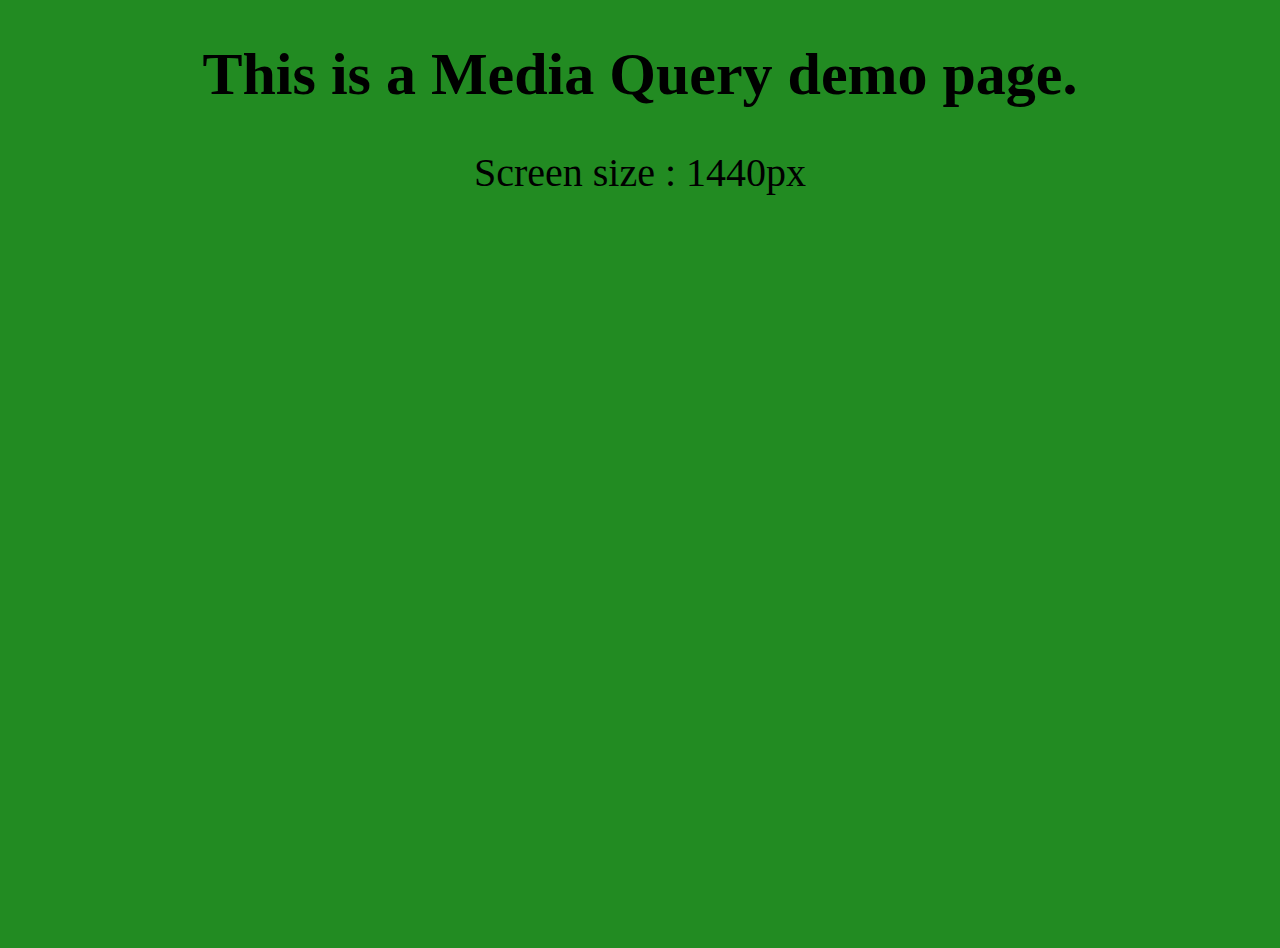
<file: HTML & CSS Project 4/index.html>
<!DOCTYPE html>
<html lang="en">

<head>
    <meta charset="UTF-8">
    <meta http-equiv="X-UA-Compatible" content="IE=edge">
    <meta name="viewport" content="width=device-width, initial-scale=1.0">
    <title>Media Queries</title>
    <link rel="stylesheet" href="./style.css">
</head>


<body>
    <h1>This is a Media Query demo page.</h1>
    <p class="laptop_large">Screen size : 1440px</p>
    <p class="laptop">Screen size : 1024px</p>
    <p class="tablet">Screen size : 768px</p>
    <p class="mobile">Screen size : 425px</p>
</body>

</html>
</file>
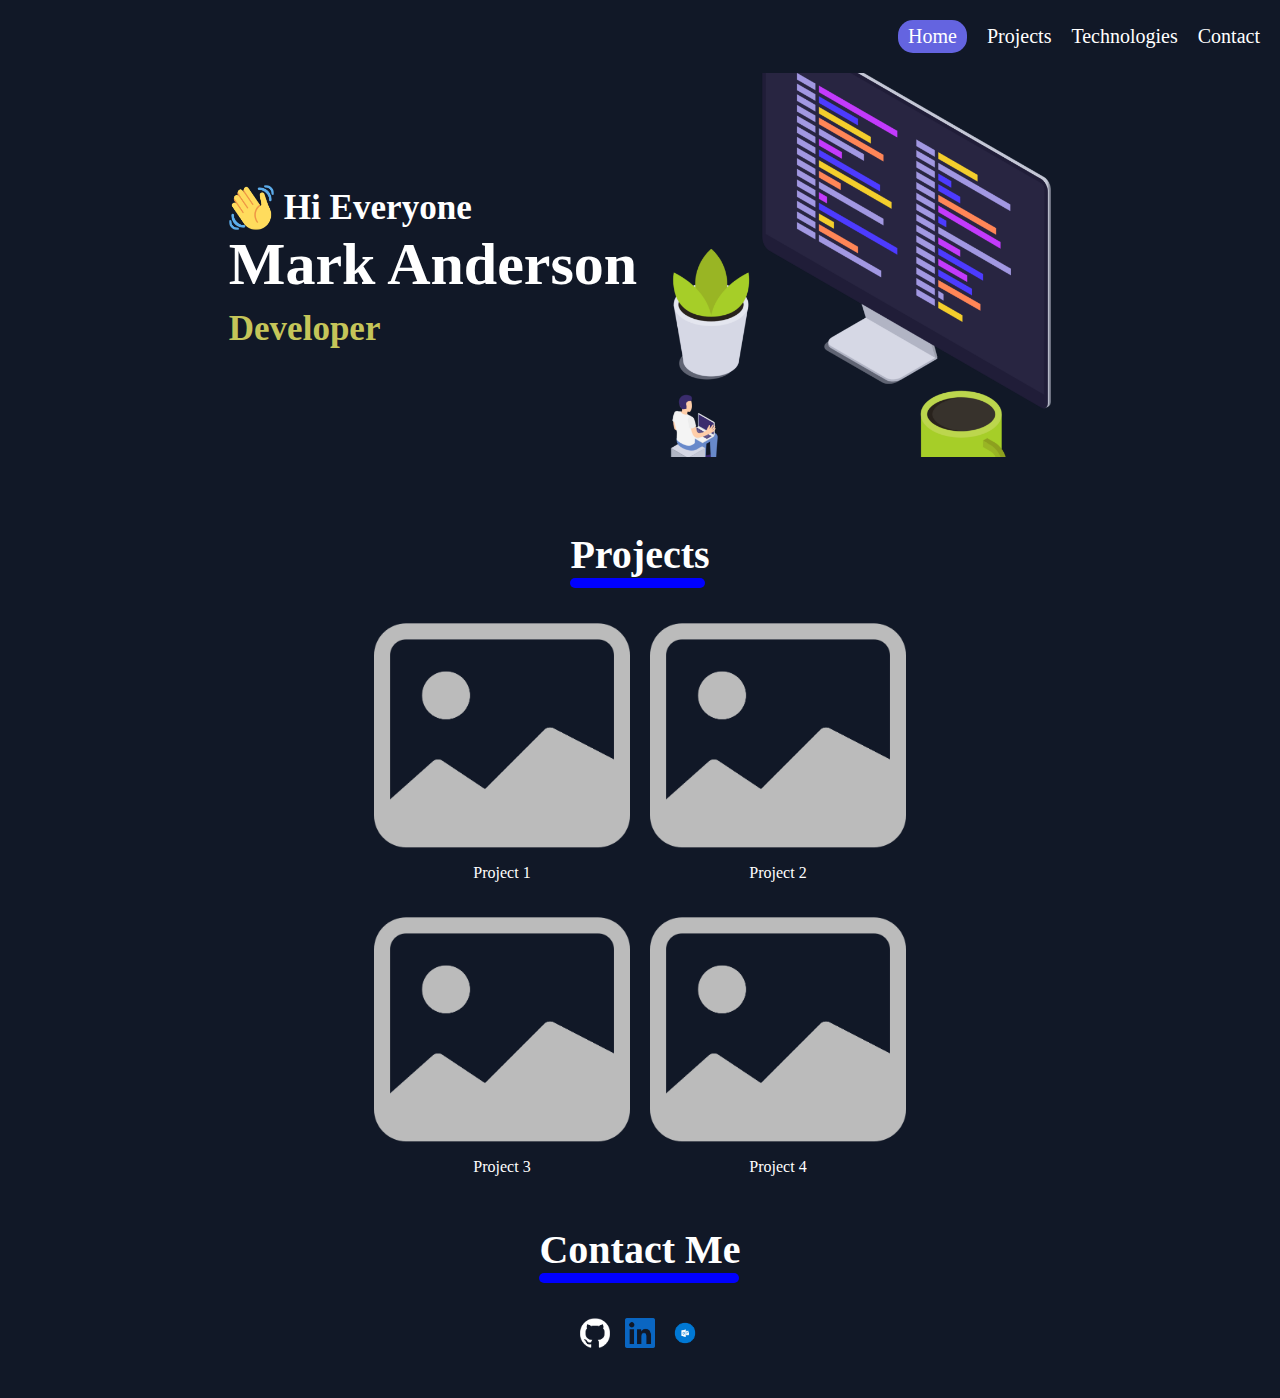
<file: HTML & CSS Project 5/index.html>
<!DOCTYPE html>
<html lang="en">
<head>
    <meta charset="UTF-8">
    <meta http-equiv="X-UA-Compatible" content="IE=edge">
    <meta name="viewport" content="width=device-width, initial-scale=1.0">
    <link rel="stylesheet" href="./Styles/style.css">
    <title>Document</title>
</head>
<body>
    <header>
        <nav>
            <ul>
                <li class="home-option">Home</li>
                <li>Projects</li>
                <li>Technologies</li>
                <li>Contact</li>
            </ul>
            <div>
                <img src="assets/hambrger.png" alt="menu">
            </div>
        </nav>
        <section class="intro">
            <div class="intro-left">
                <div class="intro-line-1">
                    <img src="assets/waving-hand.png" alt="hello">
                    <h3>Hi Everyone</h3>
                </div>
                <div class="intro-line-2">
                    <h1>
                        Mark Anderson
                    </h1>
                    <h2>
                        Developer
                    </h2>
                </div>
            </div>
            <div class="intro-right">
                <img src="assets/pc-image.png" alt="pc-image">
            </div>
        </section>

    </header>
    <main>
        <section class="projects">
            <div>
                <h1>Projects</h1>
                <div class="horizontal-divider"></div>
            </div>
            <div class="project-list">
                <div class="project">
                    <img src="assets/image.png" alt="project-image">
                    <p>Project 1</p>
                </div>
                <div class="project">
                    <img src="assets/image.png" alt="project-image">
                    <p>Project 2</p>
                </div>
                <div class="project">
                    <img src="assets/image.png" alt="project-image">
                    <p>Project 3</p>
                </div>
                <div class="project">
                    <img src="assets/image.png" alt="project-image">
                    <p>Project 4</p>
                </div>
            </div>
        </section>
    </main>
    <footer>
        <section class="contact">
            <div>
                <h1>
                    Contact Me
                </h1>
                <div class="horizontal-divider-contact"></div>
            </div>
            <div class="socials">
                <img src="assets/github.png" alt="social">
                <img src="assets/linkedin.png" alt="social">
                <img src="assets/outlook.png" alt="social">
            </div>
        </section>
    </footer>
</body>
</html>
</file>
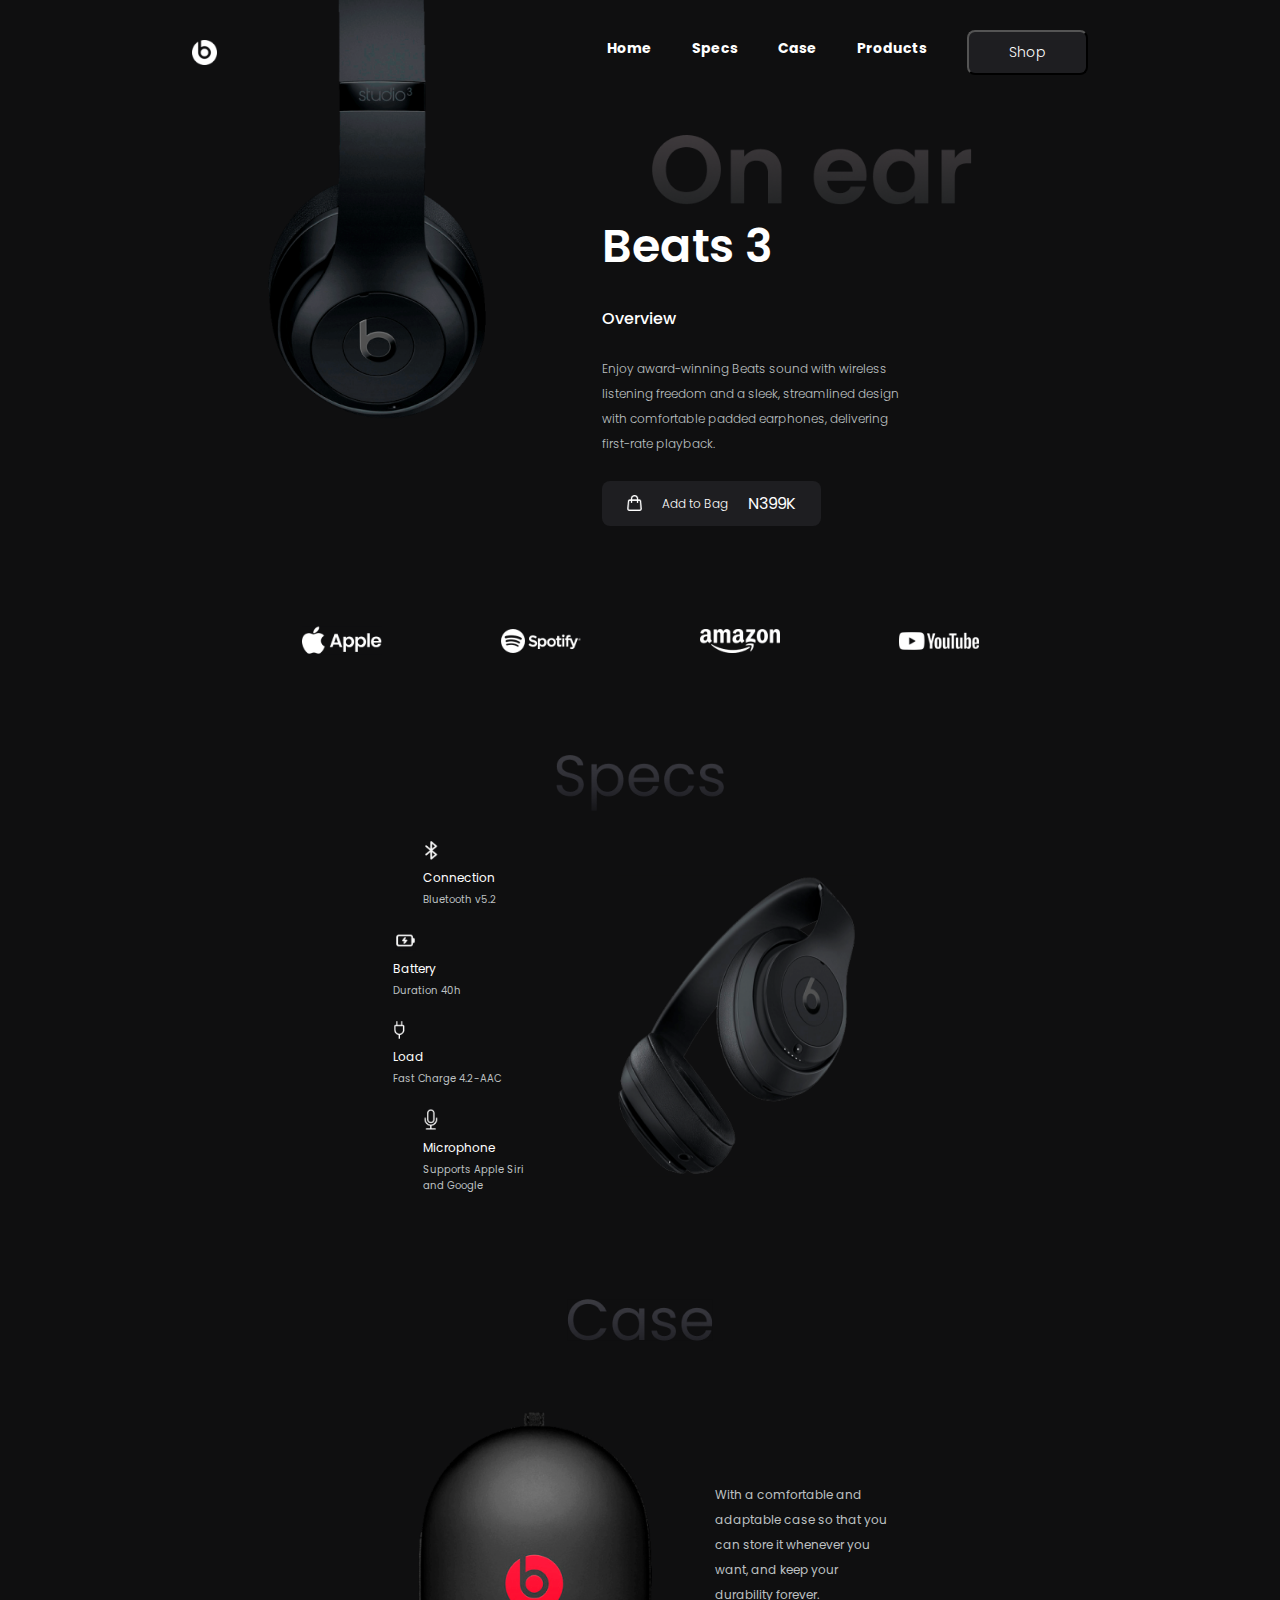
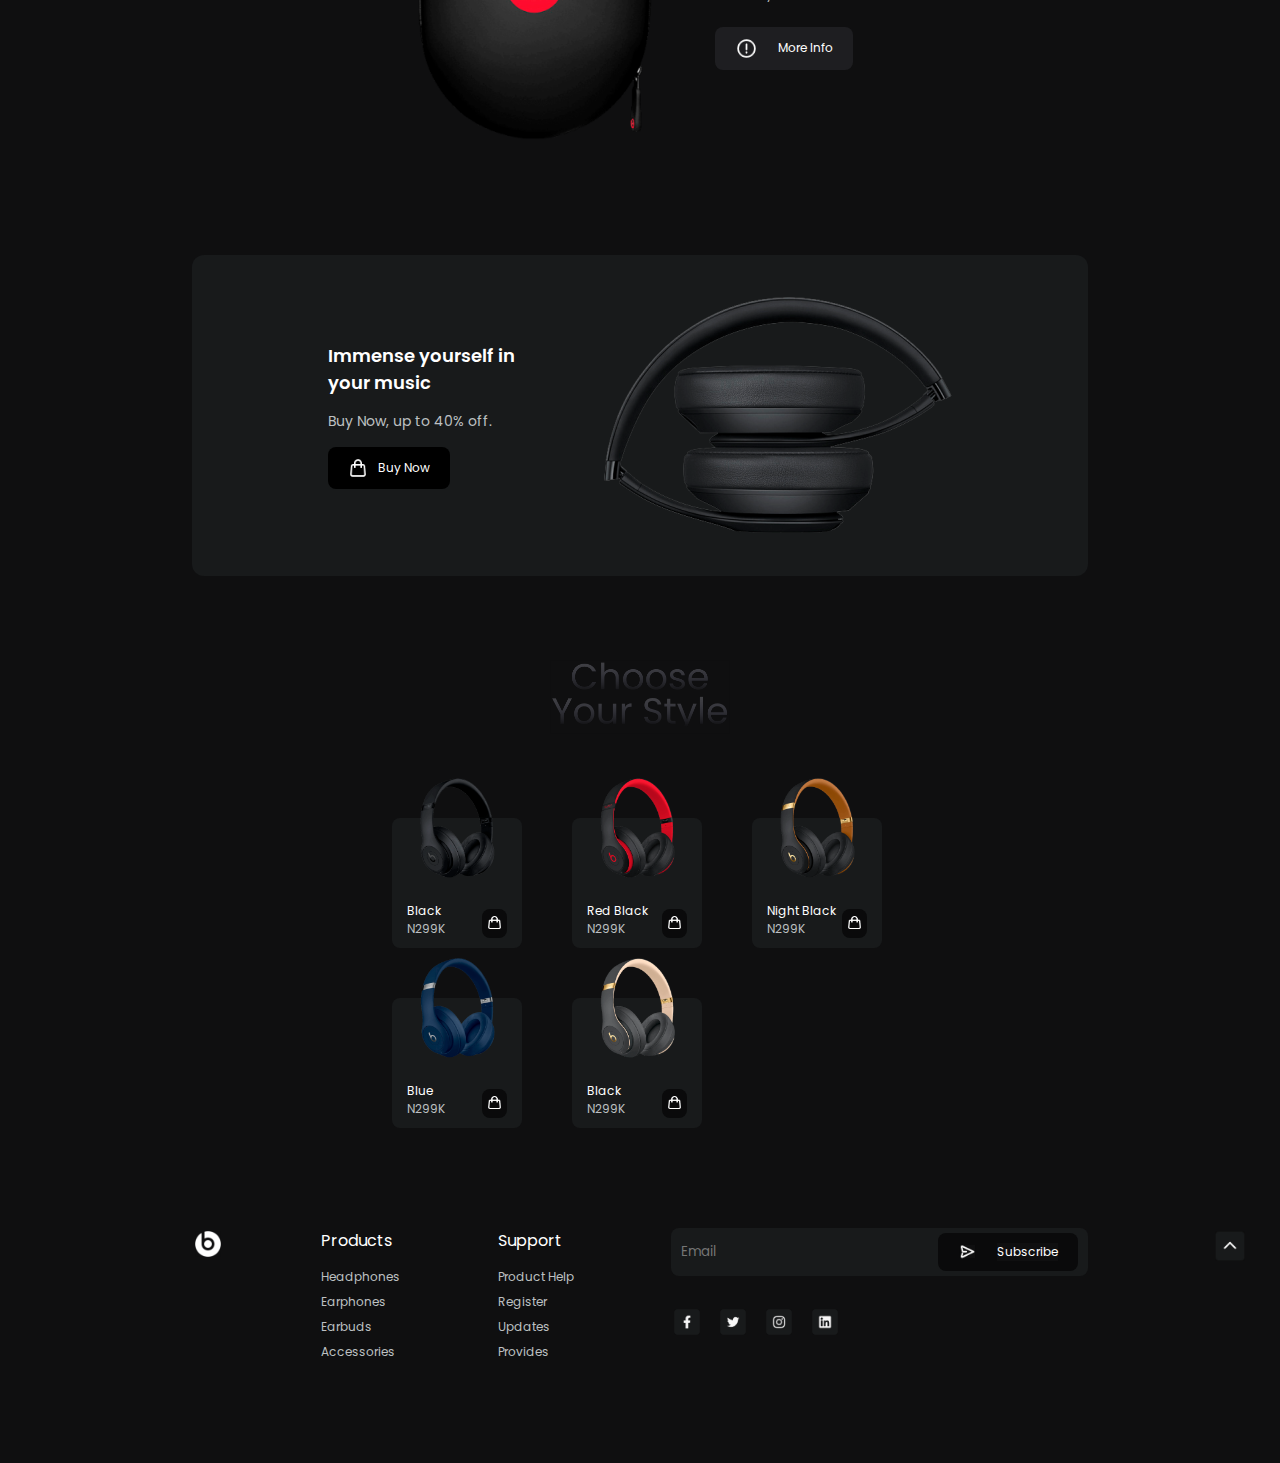
<file: HTML & CSS Project 6/Beats/index.html>
<!DOCTYPE html>
<html lang="en">
  <head>
    <meta charset="UTF-8" />
    <meta http-equiv="X-UA-Compatible" content="IE=edge" />
    <meta name="viewport" content="width=device-width, initial-scale=1.0" />
    <title>Beats 3</title>

    <!-- css file -->
    <link rel="stylesheet" href="./Styles/style.css" />

    <!-- poppins font -->
    <link rel="preconnect" href="https://fonts.googleapis.com" />
    <link rel="preconnect" href="https://fonts.gstatic.com" crossorigin />
    <link
      href="https://fonts.googleapis.com/css2?family=Poppins:wght@200;300;400;500;600;700;800;900&display=swap"
      rel="stylesheet"
    />
  </head>

  <body>
    <!-- navigation menu -->
    <nav>
      <img src="./Photos/beatsLogo.png" alt="logo" />

      <div class="nav-right-section">
        <ul>
          <li><a href="#">Home</a></li>
          <li><a href="#">Specs</a></li>
          <li><a href="#">Case</a></li>
          <li><a href="#">Products</a></li>
        </ul>
        <button>Shop</button>
      </div>
    </nav>

    <!-- creating the main landing page -->
    <main>
      <img class="mainImg" src="./Photos/mainImage.png" alt="main image" />
      <div class="main">
        <img class="onEarImg" src="./Photos/onEar.png" alt="on ear logo" />
        <h1>Beats 3</h1>
        <h4>Overview</h4>
        <p>
          Enjoy award-winning Beats sound with wireless listening freedom and a
          sleek, streamlined design with comfortable padded earphones,
          delivering first-rate playback.
        </p>
        <div class="shopping-bag-section">
          <img src="./Icons/shoppingBag.png" alt="shopping bag" />
          <p>Add to Bag</p>
          <span>N399K</span>
        </div>
      </div>
    </main>

    <!-- section for adding social media icons -->
    <section class="social-media-section">
      <img src="./Photos/appleLogo.png" alt="apple logo" />
      <img src="./Photos/spotifyLogo.png" alt="spotify logo" />
      <img src="./Photos/amazonLogo.png" alt="amazon logo" />
      <img src="./Photos/youtubeLogo.png" alt="youtube logo" />
    </section>

    <!-- creating a new specification section -->
    <section class="specification">
      <!-- adding the specs logo -->
      <img
        class="specification-logo"
        src="./Icons/specsLogo.png"
        alt="specs logo"
      />

      <div class="specification-list">
        <!-- creating a division for holding all the specifications -->
        <div class="specification-list-items">
          <!-- creating a division for each specifications -->
          <div>
            <img src="./Icons/bluetooth.png" alt="bluetooth" />
            <p>Connection</p>
            <p>Bluetooth v5.2</p>
          </div>

          <div>
            <img src="./Icons/battery.png" alt="battery" />
            <p>Battery</p>
            <p>Duration 40h</p>
          </div>

          <div>
            <img src="./Icons/charger.png" alt="charger" />
            <p>Load</p>
            <p>Fast Charge 4.2-AAC</p>
          </div>

          <div>
            <img src="./Icons/mic.png" alt="mic" />
            <p>Microphone</p>
            <p>Supports Apple Siri and Google</p>
          </div>
        </div>

        <!-- adding an image with respect to the specification -->
        <img
          src="./Photos/specsImage.png"
          alt="specification headphone image"
        />
      </div>
    </section>

    <!-- creating a case section -->
    <section class="case">
      <!-- adding the case logo here -->
      <img class="case-logo" src="./Icons/caseLogo.png" alt="case logo" />

      <!-- creating a new division to wrap all case items -->
      <div class="case-item">
        <img
          class="case-item-img"
          src="./Photos/caseImage.png"
          alt="case image"
        />

        <div>
          <p>
            With a comfortable and adaptable case so that you can store it
            whenever you want, and keep your durability forever.
          </p>
          <p>
            <img src="./Icons/group.png" alt="group" />
            More Info
          </p>
        </div>
      </div>
    </section>

    <!-- section to allow user to buy a product -->
    <section class="buy-product">
      <div>
        <h3>Immense yourself in your music</h3>
        <p>Buy Now, up to 40% off.</p>
        <div>
          <img src="./Icons/shoppingBag.png" alt="shopping bag" />
          <p>Buy Now</p>
        </div>
      </div>

      <img src="./Photos/buyNowSectionImage.png" alt="buy now" />
    </section>

    <!-- creating a product section to display the items -->
    <section class="product">
      <!-- adding the choose style logo -->
      <img class="product-logo" src="./Icons/productLogo.png" alt="logo" />

      <!-- creating a new division for adding all the products to showcase to user -->
      <div class="product-items">
        <!-- creating card for product -->
        <div class="product-card">
          <img class="product-img" src="./Photos/black.png" alt="black" />
          <div class="product-info">
            <p>
              Black <br />
              <span>N299K</span>
            </p>

            <div>
              <img src="./Icons/shoppingBag.png" alt="shopping bag" />
            </div>
          </div>
        </div>

        <!-- creating card for product -->
        <div class="product-card">
          <img
            class="product-img"
            src="./Photos/redBlack.png"
            alt="red black"
          />
          <div class="product-info">
            <p>
              Red Black <br />
              <span>N299K</span>
            </p>

            <div>
              <img src="./Icons/shoppingBag.png" alt="shopping bag" />
            </div>
          </div>
        </div>

        <!-- creating card for product -->
        <div class="product-card">
          <img
            class="product-img"
            src="./Photos/nightBlack.png"
            alt="Night Black"
          />
          <div class="product-info">
            <p>
              Night Black <br />
              <span>N299K</span>
            </p>

            <div>
              <img src="./Icons/shoppingBag.png" alt="shopping bag" />
            </div>
          </div>
        </div>

        <!-- creating card for product -->
        <div class="product-card">
          <img class="product-img" src="./Photos/blue.png" alt="blue" />
          <div class="product-info">
            <p>
              Blue <br />
              <span>N299K</span>
            </p>

            <div>
              <img src="./Icons/shoppingBag.png" alt="shopping bag" />
            </div>
          </div>
        </div>

        <!-- creating card for product -->
        <div class="product-card">
          <img
            class="product-img"
            src="./Photos/twilightGray.png"
            alt="twilight"
          />
          <div class="product-info">
            <p>
              Black <br />
              <span>N299K</span>
            </p>

            <div>
              <img src="./Icons/shoppingBag.png" alt="shopping bag" />
            </div>
          </div>
        </div>
      </div>
    </section>

    <!-- designing the footer area of the website -->
    <footer>
      <img class="footer-logo" src="./Photos/beatsLogo.png" alt="logo" />

      <!-- creating the product navigation menu -->
      <ul>
        <li><a href="#">Products</a></li>
        <li><a href="#">Headphones</a></li>
        <li><a href="#">Earphones</a></li>
        <li><a href="#">Earbuds</a></li>
        <li><a href="#">Accessories</a></li>
      </ul>

      <!-- creating the support navigation menu -->
      <ul>
        <li><a href="#">Support</a></li>
        <li><a href="#">Product Help</a></li>
        <li><a href="#">Register</a></li>
        <li><a href="#">Updates</a></li>
        <li><a href="#">Provides</a></li>
      </ul>

      <!-- adding subscribe and social media icon buttons -->
      <div class="footer-subscription">
        <!-- adding the division for subscribe -->
        <div>
          <input type="email" placeholder="Email" />
          <div class="subscribe-button">
            <img src="./Icons/rightArrow.png" alt="rightArrow" />
            <p>Subscribe</p>
          </div>
        </div>

        <!-- social media icons -->
        <div>
          <img src="./Icons/facebook.png" alt="facebook" />
          <img src="./Icons/twitter.png" alt="twitter" />
          <img src="./Icons/instagram.png" alt="instagram" />
          <img src="./Icons/linkedin.png" alt="linkedin" />
        </div>
      </div>

      <!-- adding top arrow for icon for moving the page to top -->
      <img class="arrow-up" src="./Icons/upArrow.png" alt="upArrow" />
    </footer>
  </body>
</html>
</file>
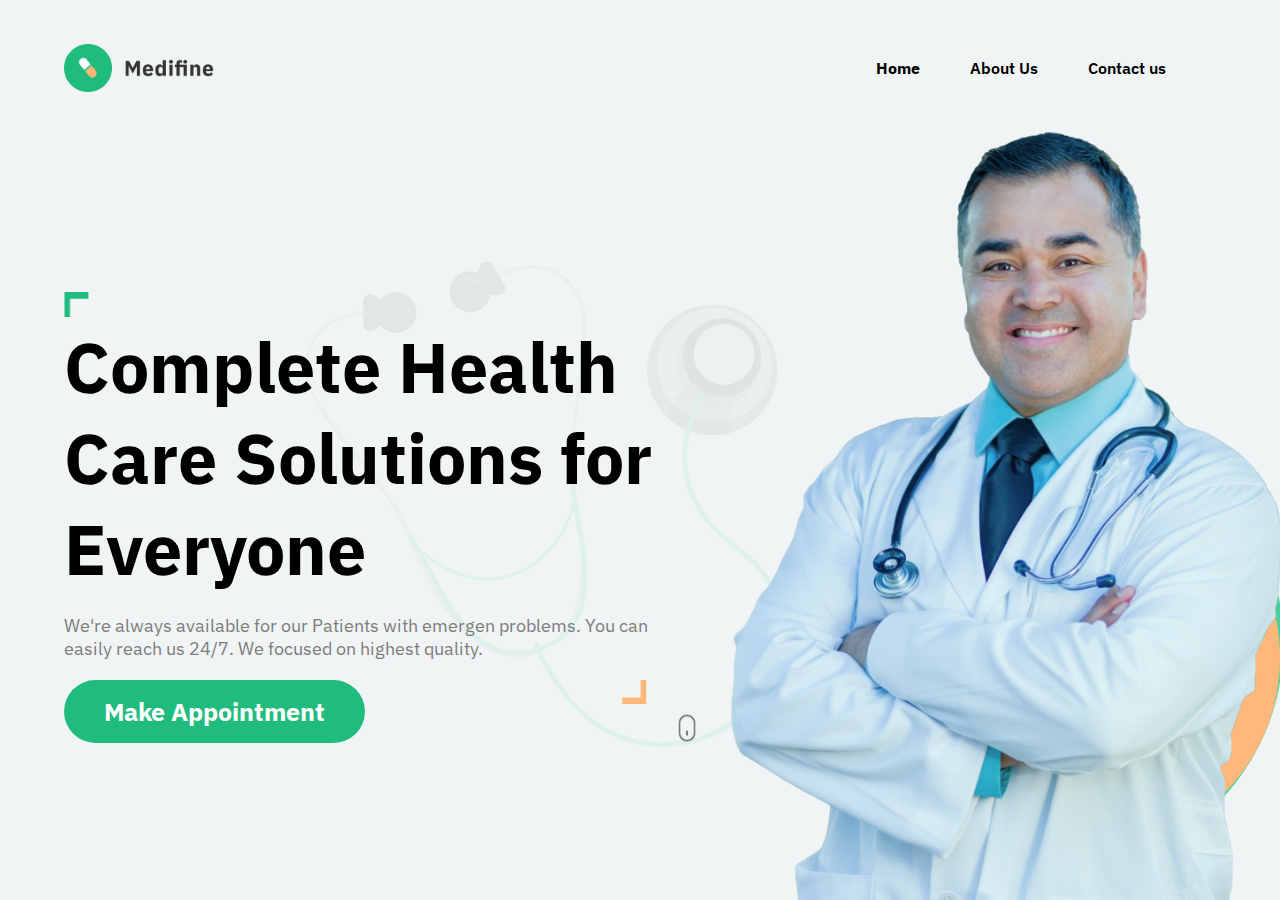
<file: HTML & CSS Project 6/Multi-Page Website/index.html>
<!DOCTYPE html>
<html lang="en">
  <head>
    <meta charset="UTF-8" />
    <meta http-equiv="X-UA-Compatible" content="IE=edge" />
    <meta name="viewport" content="width=device-width, initial-scale=1.0" />
    <title>Medifine</title>

    <!-- google font -->
    <link rel="preconnect" href="https://fonts.googleapis.com" />
    <link rel="preconnect" href="https://fonts.gstatic.com" crossorigin />
    <link
      href="https://fonts.googleapis.com/css2?family=IBM+Plex+Sans:wght@200;300;400;500;600;700&family=Poppins:wght@200;300;400;500;600;700;800;900&display=swap"
      rel="stylesheet"
    />

    <!-- css file -->
    <link rel="stylesheet" href="./Styles/style.css" />
  </head>

  <body>
    <!-- creating the navigation menu -->
    <nav>
      <img src="./images/logo.png" alt="logo" />
      <a href="/"></a>
      <ul>
        <li><a href="/">Home</a></li>
        <li><a href="./about/about.html">About Us</a></li>
        <li><a href="./contact/contact.html">Contact us</a></li>
      </ul>
    </nav>

    <!-- hero section -->
    <main>
      <!-- left section -->
      <section class="leftSection">
        <img class="topAngle" src="./images/topAngle.png" alt="topAngle" />
        <h1>Complete Health Care Solutions for Everyone</h1>
        <p>
          We're always available for our Patients with emergen problems. You can
          easily reach us 24/7. We focused on highest quality.
        </p>
        <img
          class="bottomAngle"
          src="./images/bottomAngle.png"
          alt="bottomAngle"
        />
        <img
          class="stethoscope"
          src="./images/stethoscope.png"
          alt="stethoscope"
        />
        <button>Make Appointment</button>
        <img class="mouse" src="./images/mouse.png" alt="mouse" />
      </section>

      <!-- right section -->
      <section class="rightSection">
        <img class="greenBox" src="./images/greenBox.png" alt="greenBox" />
        <img class="yellowBox" src="./images/yellowBox.png" alt="yellowBox" />
        <img class="doctor" src="./images/doctor.png" alt="doctor" />
      </section>
    </main>
  </body>
</html>
</file>
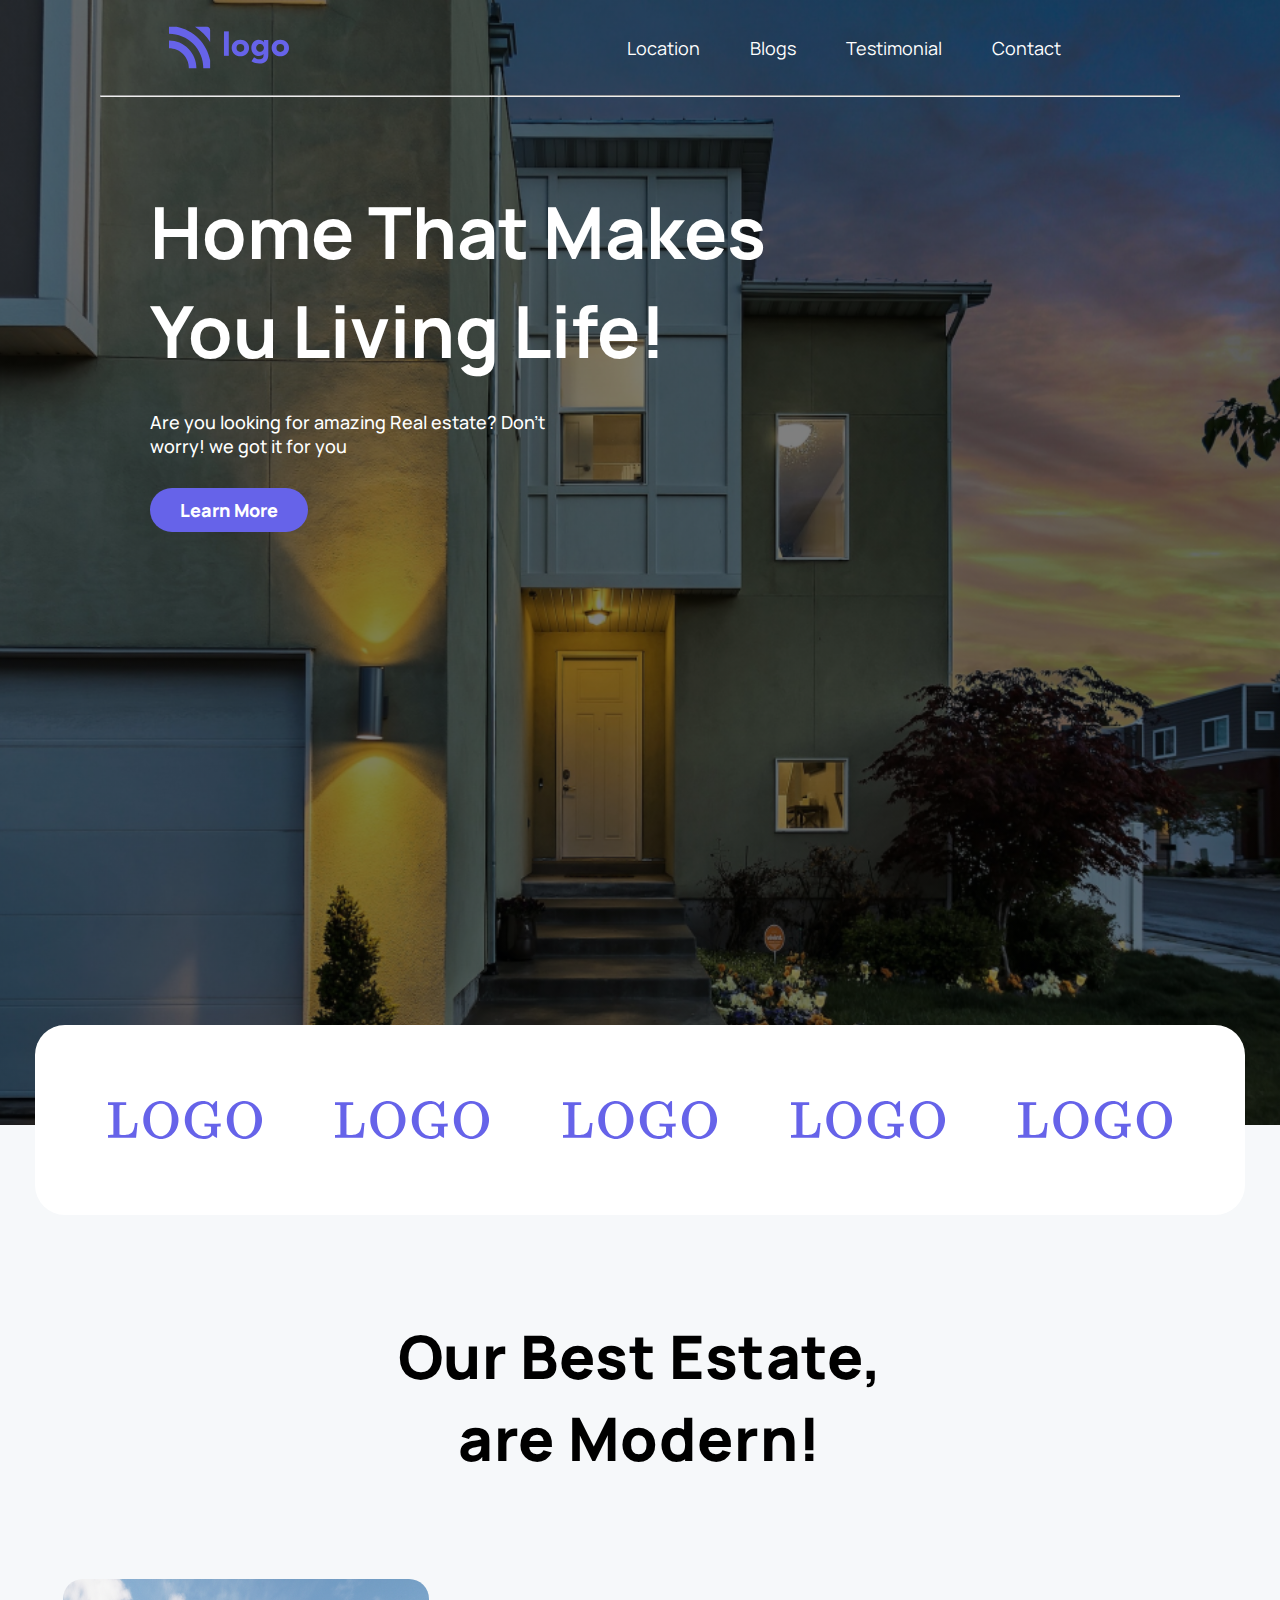
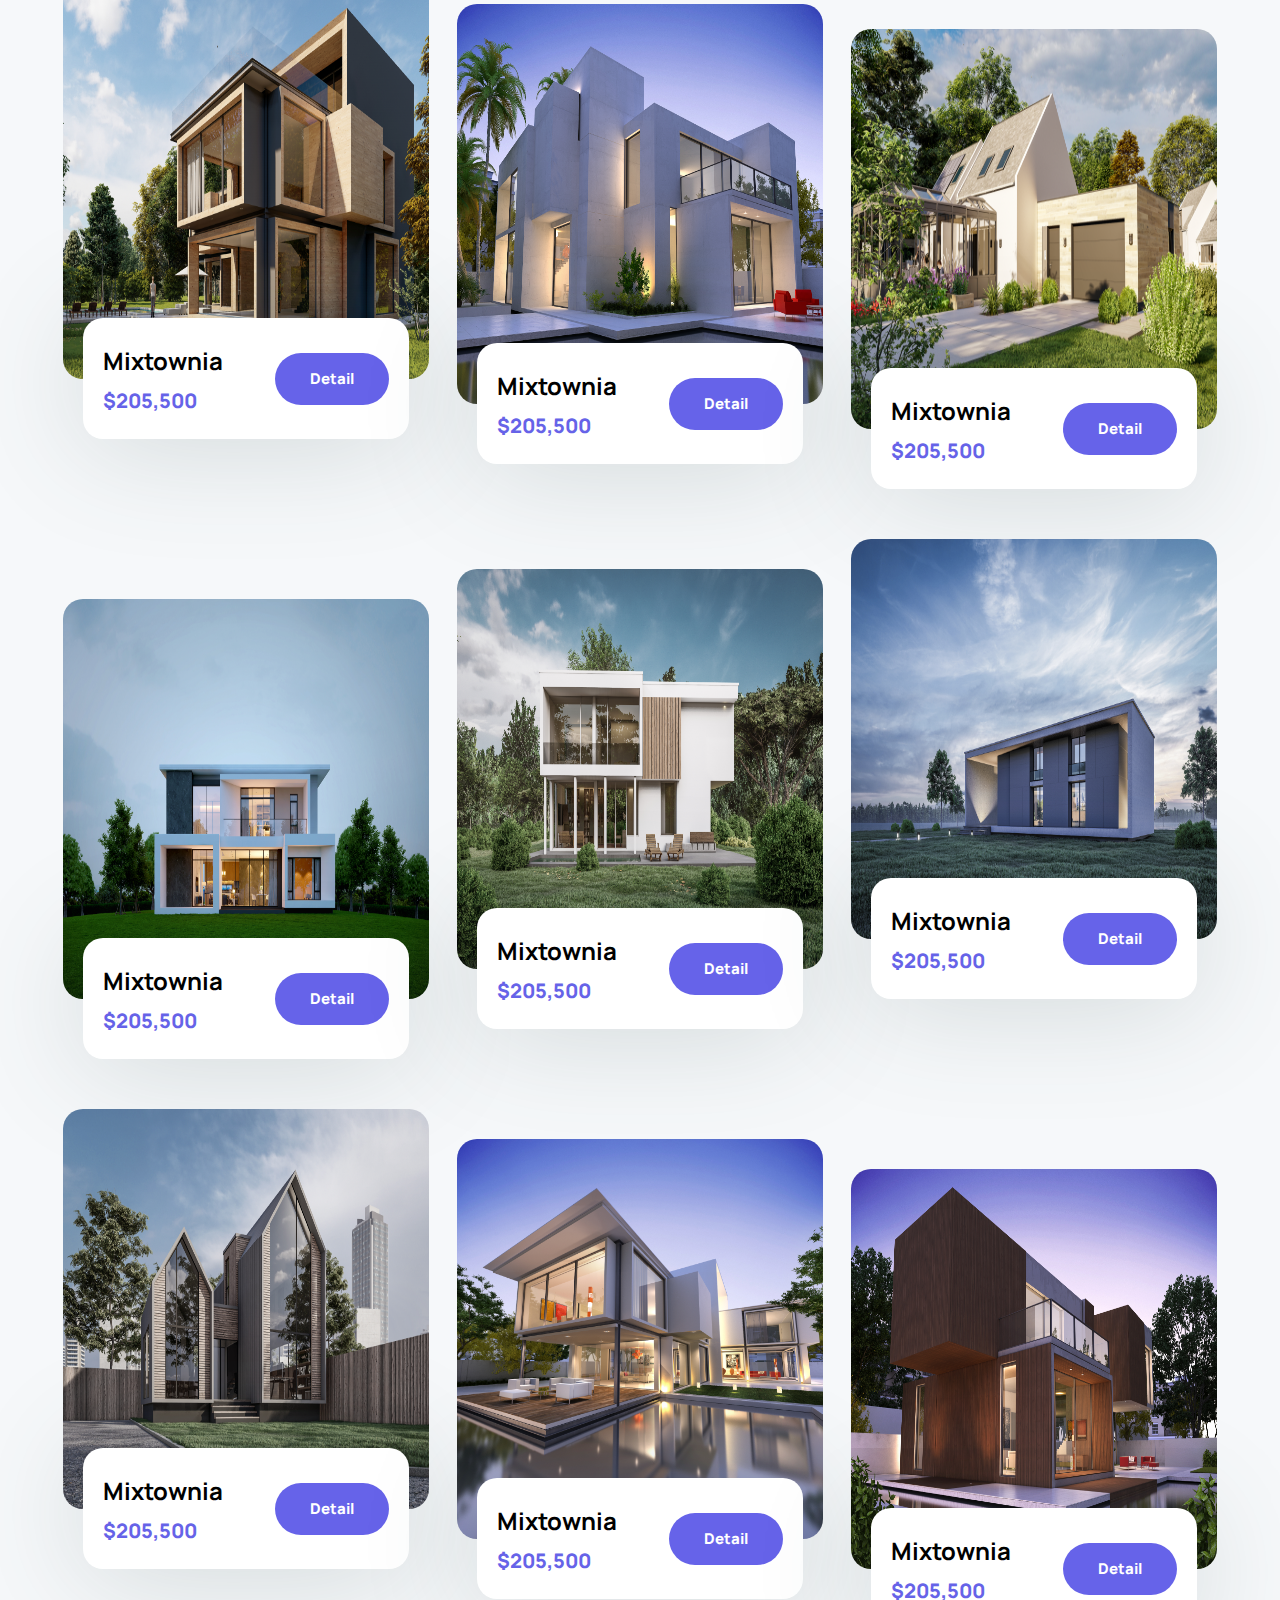
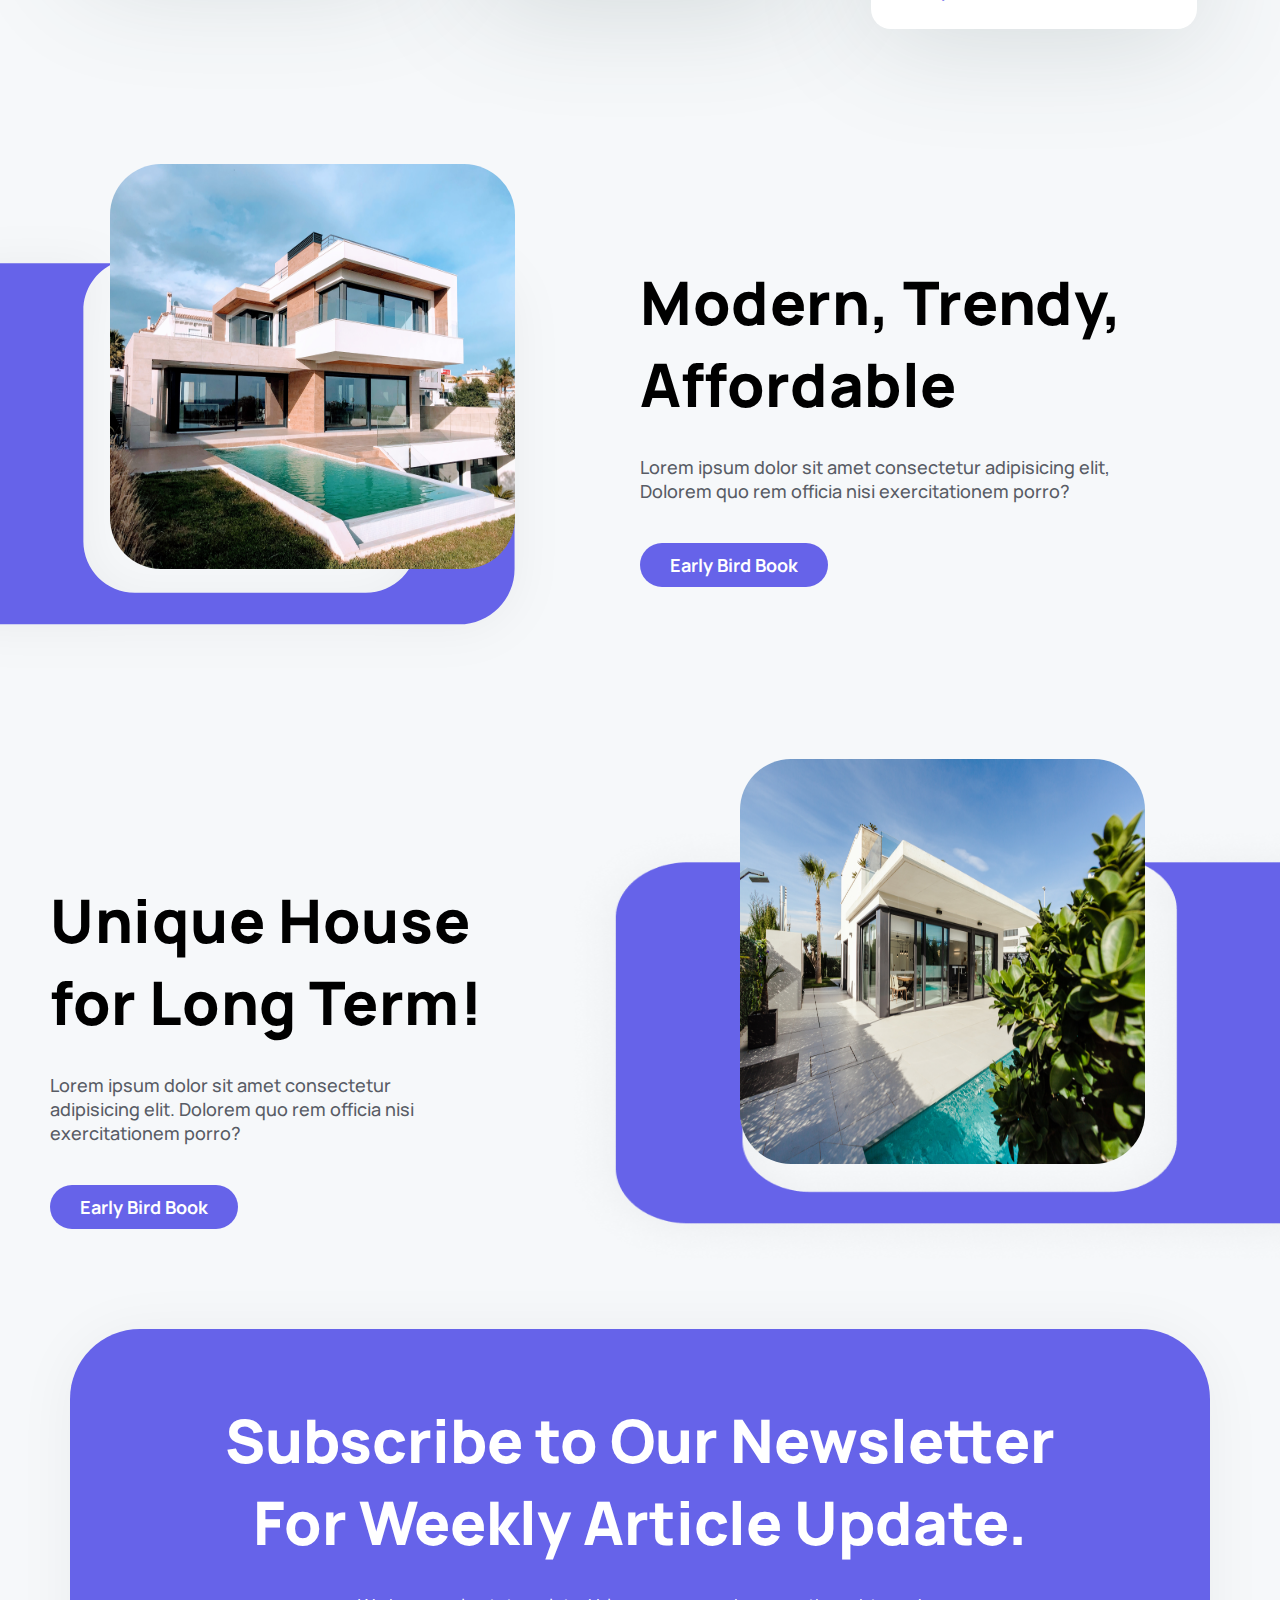
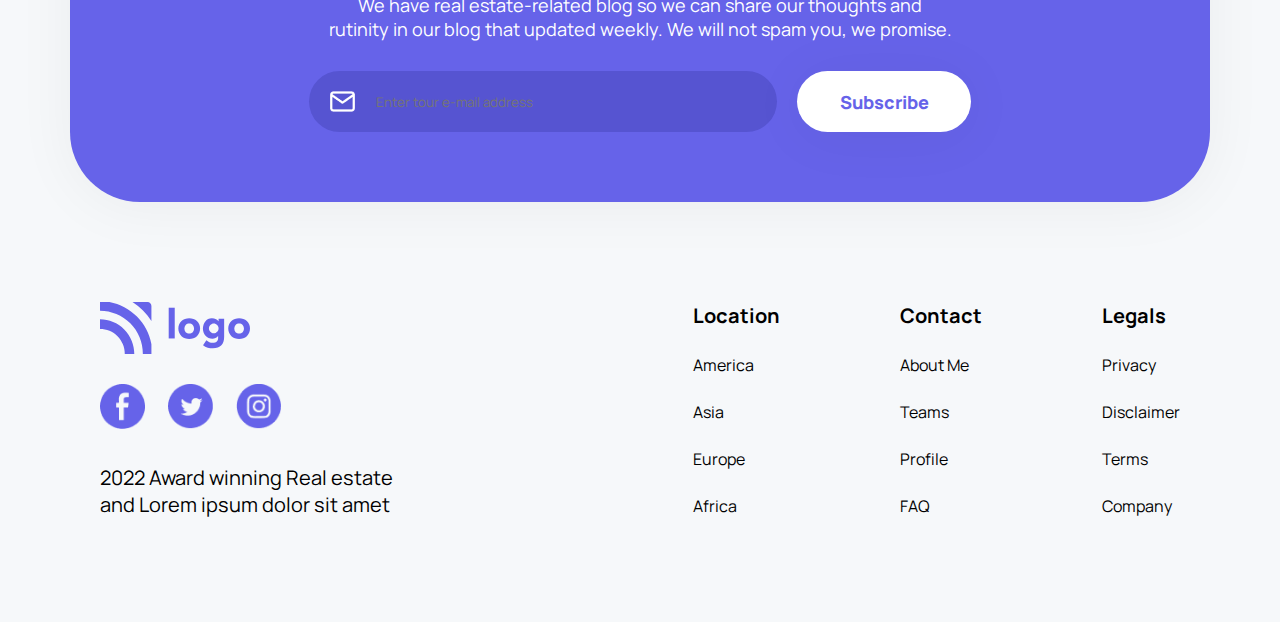
<file: HTML & CSS Project 6/Real Estate/index.html>
<!DOCTYPE html>
<html lang="en">
  <head>
    <meta charset="UTF-8" />
    <meta http-equiv="X-UA-Compatible" content="IE=edge" />
    <meta name="viewport" content="width=device-width, initial-scale=1.0" />
    <title>Real State</title>

    <!-- adding the font family -->
    <link rel="preconnect" href="https://fonts.googleapis.com" />
    <link rel="preconnect" href="https://fonts.gstatic.com" crossorigin />
    <link
      href="https://fonts.googleapis.com/css2?family=Manrope:wght@200;300;400;500;600;700;800&display=swap"
      rel="stylesheet"
    />

    <link rel="stylesheet" href="./Styles/style.css" />
  </head>

  <body>
    <header>
      <!-- navbar -->
      <nav>
        <img src="./Icons/Logo.svg" alt="logo image" />
        <!-- nav links -->
        <ul>
          <li><a href="#">Location</a></li>
          <li><a href="#">Blogs</a></li>
          <li><a href="#">Testimonial</a></li>
          <li><a href="#">Contact</a></li>
        </ul>
      </nav>
      <hr />

      <div>
        <h1>Home That Makes <br />You Living Life!</h1>
        <p>
          Are you looking for amazing Real estate? Don't worry! we got it for
          you
        </p>
        <button>Learn More</button>
      </div>
    </header>

    <!-- multiple logos section -->
    <section class="my-logos">
      <img src="./Icons/logoName.svg" alt="named logo" />
      <img src="./Icons/logoName.svg" alt="named logo" />
      <img src="./Icons/logoName.svg" alt="named logo" />
      <img src="./Icons/logoName.svg" alt="named logo" />
      <img src="./Icons/logoName.svg" alt="named logo" />
    </section>

    <!-- section for displaying all our real state properties in a card -->
    <section class="cards-wrapper-section">
      <h1>Our Best Estate, <br />are Modern!</h1>

      <!-- creating a main div to wrap all cards -->
      <div class="cards-wrapper">
        <!-- creating estate property card -->
        <div class="card">
          <img src="./Photos/cardImage1.png" alt="cardImage1" />
          <!-- for displaying property details -->
          <div class="card-box">
            <!-- displaying the price and property name -->
            <div>
              <h3>Mixtownia</h3>
              <p>$205,500</p>
            </div>
            <!-- button for more details -->
            <button>Detail</button>
          </div>
        </div>

        <!-- creating estate property card -->
        <div class="card">
          <img src="./Photos/cardImage2.png" alt="cardImage2" />
          <!-- for displaying the property details -->
          <div class="card-box">
            <!-- displaying the price and property name -->
            <div>
              <h3>Mixtownia</h3>
              <p>$205,500</p>
            </div>
            <!-- button for more details -->
            <button>Detail</button>
          </div>
        </div>

        <!-- creating estate property card -->
        <div class="card">
          <img src="./Photos/cardImage3.png" alt="cardImage3" />
          <!-- for displaying the property details -->
          <div class="card-box">
            <!-- displaying the price and property name -->
            <div>
              <h3>Mixtownia</h3>
              <p>$205,500</p>
            </div>
            <!-- button for more details -->
            <button>Detail</button>
          </div>
        </div>

        <!-- creating estate property card -->
        <div class="card">
          <img src="./Photos/cardImage4.png" alt="cardImage4" />
          <!-- for displaying the property details -->
          <div class="card-box">
            <!-- displaying the price and property name -->
            <div>
              <h3>Mixtownia</h3>
              <p>$205,500</p>
            </div>
            <!-- button for more details -->
            <button>Detail</button>
          </div>
        </div>

        <!-- creating estate property card -->
        <div class="card">
          <img src="./Photos/cardImage5.png" alt="cardImage5" />
          <!-- for displaying the property details -->
          <div class="card-box">
            <!-- displaying the price and property name -->
            <div>
              <h3>Mixtownia</h3>
              <p>$205,500</p>
            </div>
            <!-- button for more details -->
            <button>Detail</button>
          </div>
        </div>

        <!-- creating estate property card -->
        <div class="card">
          <img src="./Photos/cardImage6.png" alt="cardImage6" />
          <!-- for displaying the property details -->
          <div class="card-box">
            <!-- displaying the price and property name -->
            <div>
              <h3>Mixtownia</h3>
              <p>$205,500</p>
            </div>
            <!-- button for more details -->
            <button>Detail</button>
          </div>
        </div>

        <!-- creating estate property card -->
        <div class="card">
          <img src="./Photos/cardImage7.png" alt="cardImage7" />
          <!-- for displaying the property details -->
          <div class="card-box">
            <!-- displaying the price and property name -->
            <div>
              <h3>Mixtownia</h3>
              <p>$205,500</p>
            </div>
            <!-- button for more details -->
            <button>Detail</button>
          </div>
        </div>

        <!-- creating estate property card -->
        <div class="card">
          <img src="./Photos/cardImage8.png" alt="cardImage8" />
          <!-- for displaying the property details -->
          <div class="card-box">
            <!-- displaying the price and property name -->
            <div>
              <h3>Mixtownia</h3>
              <p>$205,500</p>
            </div>
            <!-- button for more details -->
            <button>Detail</button>
          </div>
        </div>

        <!-- creating estate property card -->
        <div class="card">
          <img src="./Photos/cardImage9.png" alt="cardImage9" />
          <!-- for displaying the property details -->
          <div class="card-box">
            <!-- displaying the price and property name -->
            <div>
              <h3>Mixtownia</h3>
              <p>$205,500</p>
            </div>
            <!-- button for more details -->
            <button>Detail</button>
          </div>
        </div>
      </div>
    </section>

    <!-- section for displaying first feature -->
    <section class="features-section first-feature-section">
      <!-- for displaying the images -->
      <div>
        <img src="./Icons/featureImageBg1.svg" alt="image background" />
        <img src="./Photos/featuresImage1.png" alt="feature image 1" />
      </div>

      <!-- for displaying the written content -->
      <div>
        <h1>Modern, Trendy, Affordable</h1>
        <p>
          Lorem ipsum dolor sit amet consectetur adipisicing elit, Dolorem quo
          rem officia nisi exercitationem porro?
        </p>
        <button>Early Bird Book</button>
      </div>
    </section>

    <!-- section for displaying second feature -->
    <section class="features-section second-feature-section">
      <!-- for displaying the written content -->
      <div>
        <h1>Unique House for Long Term!</h1>
        <p>
          Lorem ipsum dolor sit amet consectetur adipisicing elit. Dolorem quo
          rem officia nisi exercitationem porro?
        </p>
        <button>Early Bird Book</button>
      </div>

      <!-- for displaying the images -->
      <div>
        <img src="./Icons/featureImageBg2.png" alt="image background" />
        <img src="./Photos/featuresImage2.png" alt="feature image 2" />
      </div>
    </section>

    <!-- section for creating the newsletter -->
    <section class="newsletter">
      <h1>Subscribe to Our Newsletter <br> For Weekly Article Update.</h1>
      <p>
        We have real estate-related blog so we can share our thoughts and
        rutinity in our blog that updated weekly. We will not spam you, we
        promise.
      </p>

      <!-- for taking user email -->
      <form>
        <div>
          <img src="./Icons/mail.png" alt="mail">
          <input type="text" placeholder="Enter tour e-mail address"/>
        </div>
        <button>Subscribe</button>
      </form>
    </section>

    <!-- creating the footer area -->
    <footer>
      <div>
        <img src="./Icons/Logo.svg" alt="logo" />
        <!-- for social media icons -->
        <div>
          <img src="./Icons/facebook.png" alt="facebook icon" />
          <img src="./Icons/twitter.png" alt="twitter icon" />
          <img src="./Icons/instagram.png" alt="instagram icon" />
        </div>
        <p>2022 Award winning Real estate and Lorem ipsum dolor sit amet</p>
      </div>

      <!-- for all different pages links -->
      <div class="footer-links">
        <div class="footer-links-content">
          <ul>
            <li><a href="#">Location</a></li>
            <li><a href="#">America</a></li>
            <li><a href="#">Asia</a></li>
            <li><a href="#">Europe</a></li>
            <li><a href="#">Africa</a></li>
          </ul>
        </div>

        <div class="footer-links-content">
          <ul>
            <li><a href="#">Contact</a></li>
            <li><a href="#">About Me</a></li>
            <li><a href="#">Teams</a></li>
            <li><a href="#">Profile</a></li>
            <li><a href="#">FAQ</a></li>
          </ul>
        </div>

        <div class="footer-links-content">
          <ul>
            <li><a href="#">Legals</a></li>
            <li><a href="#">Privacy</a></li>
            <li><a href="#">Disclaimer</a></li>
            <li><a href="#">Terms</a></li>
            <li><a href="#">Company</a></li>
          </ul>
        </div>
      </div>
    </footer>
  </body>
</html>
</file>
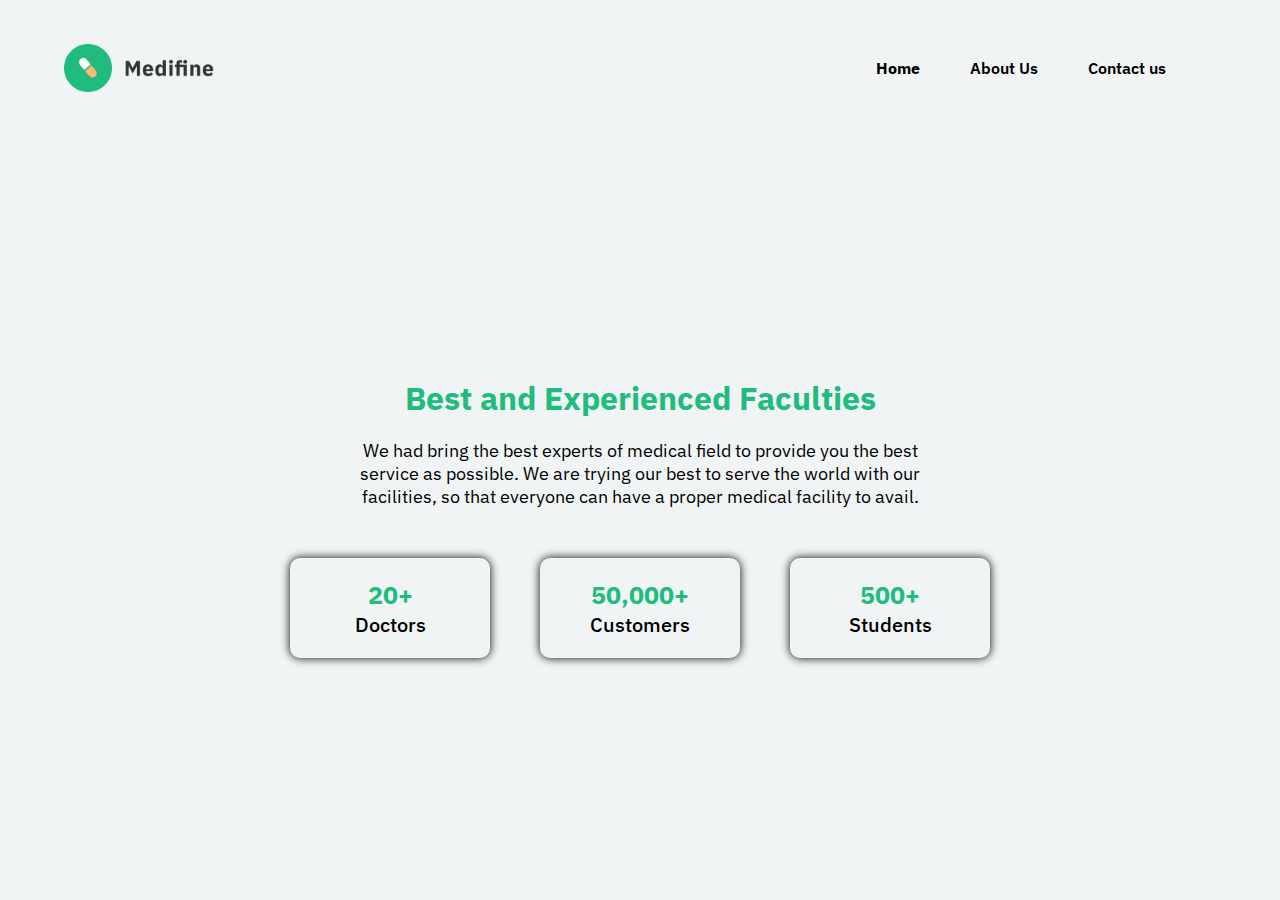
<file: HTML & CSS Project 6/Multi-Page Website/about/about.html>
<!DOCTYPE html>
<html lang="en">
  <head>
    <meta charset="UTF-8" />
    <meta http-equiv="X-UA-Compatible" content="IE=edge" />
    <meta name="viewport" content="width=device-width, initial-scale=1.0" />
    <title>Hospital Page</title>

    <!-- adding the google font -->
    <link rel="preconnect" href="https://fonts.googleapis.com" />
    <link rel="preconnect" href="https://fonts.gstatic.com" crossorigin />
    <link
      href="https://fonts.googleapis.com/css2?family=IBM+Plex+Sans:wght@200;300;400;500;600;700&family=Poppins:wght@200;300;400;500;600;700;800;900&display=swap"
      rel="stylesheet"
    />

    <!-- adding the css file -->
    <link rel="stylesheet" href="./about.css" />
  </head>

  <body>
    <!-- creating the navigation menu -->
    <nav>
      <img src="../images/logo.png" alt="logo" />
      <a href="/"></a>
      <ul>
        <li><a href="/Multi-Page Website/index.html">Home</a></li>
        <li><a href="/Multi-Page Website/about/about.html">About Us</a></li>
        <li><a href="/Multi-Page Website/contact/contact.html">Contact us</a></li>
      </ul>
    </nav>

    <!-- creating the main section -->
    <main>
      <!-- adding the hospital details -->
      <div class="hospitalDescription">
        <h1>Best and Experienced Faculties</h1>
        <p>
          We had bring the best experts of medical field to provide you the best
          service as possible. We are trying our best to serve the world with
          our facilities, so that everyone can have a proper medical facility to
          avail.
        </p>
      </div>

      <!-- adding the achievement cards -->
      <div class="achievement">
        <div class="achievementCard">
          <span>20+</span>
          <p>Doctors</p>
        </div>

        <div class="achievementCard">
          <span>50,000+</span>
          <p>Customers</p>
        </div>

        <div class="achievementCard">
          <span>500+</span>
          <p>Students</p>
        </div>
      </div>
    </main>
  </body>
</html>
</file>
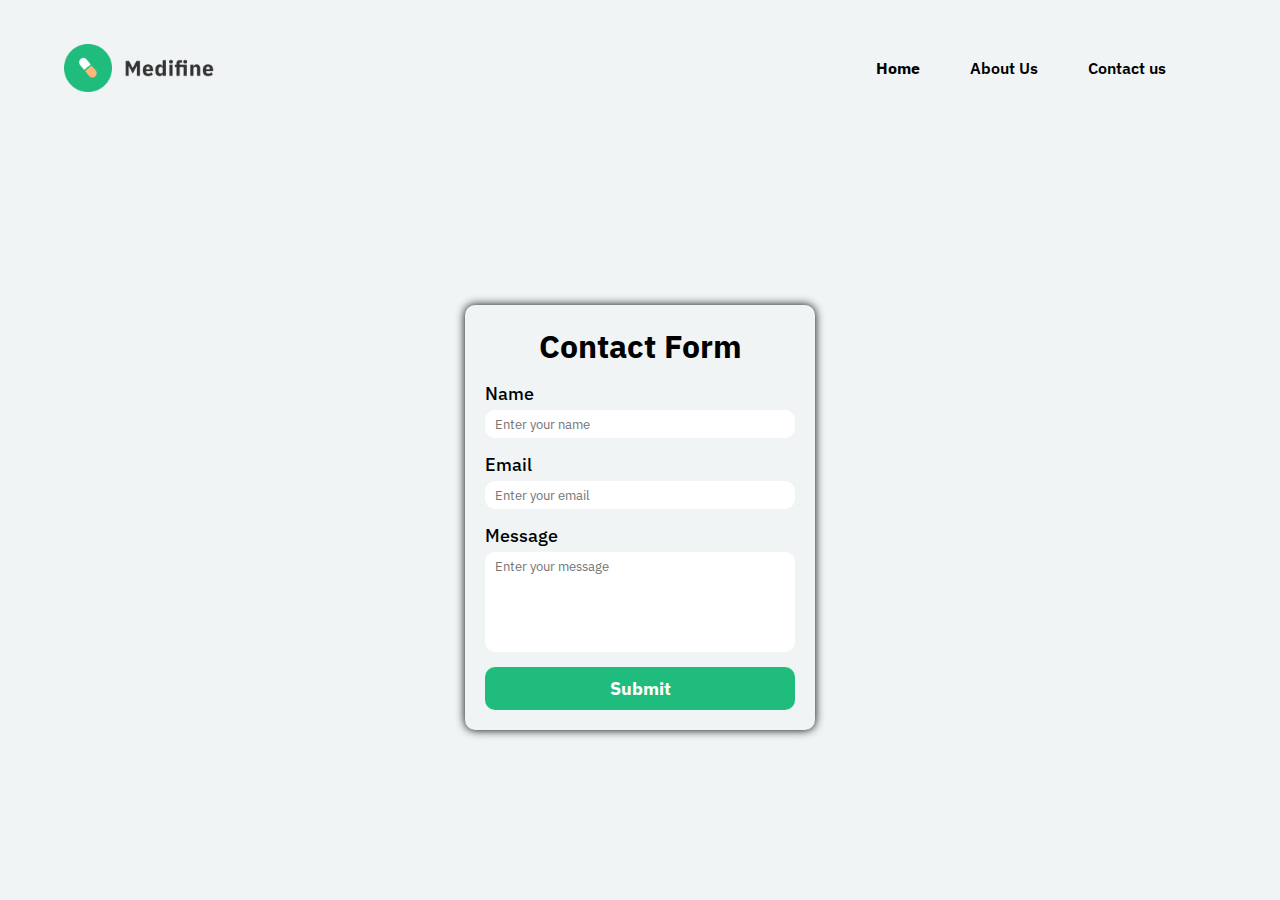
<file: HTML & CSS Project 6/Multi-Page Website/contact/contact.html>
<!DOCTYPE html>
<html lang="en">
  <head>
    <meta charset="UTF-8" />
    <meta http-equiv="X-UA-Compatible" content="IE=edge" />
    <meta name="viewport" content="width=device-width, initial-scale=1.0" />
    <title>Hospital Page</title>

    <!-- adding the google font -->
    <link rel="preconnect" href="https://fonts.googleapis.com" />
    <link rel="preconnect" href="https://fonts.gstatic.com" crossorigin />
    <link
      href="https://fonts.googleapis.com/css2?family=IBM+Plex+Sans:wght@200;300;400;500;600;700&family=Poppins:wght@200;300;400;500;600;700;800;900&display=swap"
      rel="stylesheet"
    />

    <!-- adding the css file -->
    <link rel="stylesheet" href="./contact.css" />
  </head>

  <body>
    <!-- creating the navigation menu -->
    <nav>
        <img src="../images/logo.png" alt="logo" />
        <a href="/"></a>
        <ul>
          <li><a href="/Multi-Page Website/index.html">Home</a></li>
          <li><a href="/Multi-Page Website/about/about.html">About Us</a></li>
          <li><a href="/Multi-Page Website/contact/contact.html">Contact us</a></li>
        </ul>
      </nav>

      <!-- creating the main section -->
      <main>
        <!-- creating the contact form -->
        <form>
          <h1>Contact Form</h1>

          <div>
            <label>Name</label>
            <input type="text" placeholder="Enter your name">
          </div>

          <div>
            <label>Email</label>
            <input type="text" placeholder="Enter your email">
          </div>

          <div>
            <label>Message</label>
            <textarea placeholder="Enter your message"></textarea>
          </div>

          <button>Submit</button>
        </form>
      </main>
  </body>
</html>
</file>
<file: HTML & CSS Project 4/style.css>
body {
    height: 100vh;
    background-color: aquamarine;
  }
  
  h1 {
    font-size: 60px;
    text-align: center;
  }
  
  .laptop_large,
  .laptop,
  .tablet,
  .mobile {
    font-size: 40px;
    text-align: center;
    display: none;
  }
  
  @media screen and (min-width: 0px) {
    body {
      background-color: crimson;
    }
  
    .mobile {
      display: block;
    }
  }
  
  @media screen and (min-width: 425px) {
    body {
      background-color: aqua;
    }
  
    .mobile {
      display: none;
    }
  
    .tablet {
      display: block;
    }
  }
  
  @media screen and (min-width: 768px) {
    body {
      background-color: darkgoldenrod;
    }
  
    .mobile {
      display: none;
    }
  
    .tablet {
      display: none;
    }
  
    .laptop {
      display: block;
    }
  }
  
  @media screen and (min-width: 1024px) {
    body {
      background-color: forestgreen;
    }
  
    .mobile {
      display: none;
    }
  
    .tablet {
      display: none;
    }
  
    .laptop {
      display: none;
    }
  
    .laptop_large {
      display: block;
    }
  }
</file>
<file: HTML & CSS Project 5/Styles/style.css>
*{
    margin: 0;
    padding: 0;
    box-sizing: border-box;
    background-color: #111827;
    color: white;
}
img:hover{
    cursor: pointer;
}
nav{
    margin: 20px;
}
nav ul{
    display: flex;
    flex-direction: row;
    justify-content: right;
    align-items: center;
    gap: 20px;
}
nav ul li{
    list-style-type: none;
    font-size: 20px;
}
img[alt="menu"]{
    width: 20px;
    display: none;
}
.home-option{
    padding: 5px 10px;
    background: rgb(100, 100, 224);
    border-radius: 15px;
}

.intro{
    max-width: 100vw;
    margin: 20px;
    display: flex;
    flex-direction: row;
    justify-content: center;
    align-items: center;
    gap: 30px;
}
.intro-line-1{
    display: flex;
    flex-direction: row;
    align-items: center;
    gap: 10px;
    font-size: 30px;
}
.intro-line-2{
    display: flex;
    flex-direction: column;
    justify-content: center;
    gap: 10px;
}
.intro-line-2 h1{
    font-size: 60px;
}
.intro-line-2 h2{
    font-size: 35px;
    color: rgb(197, 197, 89);
}
.projects{
    margin-top: 70px;
    display: flex;
    flex-direction: column;
    justify-content: center;
    align-items: center;
}
.projects div h1{
    font-size: 40px;
}
.horizontal-divider{
    height: 10px;
    width: 135px;
    background-color: blue;
    border-radius: 20px;
    margin-bottom: 20px;
}
.project-list{
    display: grid;
    grid-template-columns: 1fr 1fr;
    align-items: center;
    justify-content: center;
    row-gap: 20px;
     column-gap: 20px; 
}
img[alt="hello"]{
    height: 45px;
}
img[alt="pc-image"]{
    width: 30vw;
}
img[alt="project-image"]{
    width: 20vw;
}
.project{
    display: flex;
    flex-direction: column;
    justify-content: center;
    align-items: center;
}
.contact{
    margin: 50px;
    display: flex;
    flex-direction: column;
    justify-content: center;
    align-items: center;
    gap: 15px;

}
.contact div h1{
    font-size: 40px;
}
.horizontal-divider-contact{
    height: 10px;
    width: 200px;
    background-color: blue;
    border-radius: 20px;
    margin-bottom: 20px;
}
.socials{
    display: flex;
    justify-content: center;
    align-items: center;
    gap: 15px;
}
img[alt="social"]{
    width: 30px;
}

@media screen and (max-width: 576px) {
    nav ul{
        display: none;
    }
    img[alt="menu"]{
        display: block;
    }
    .intro{
        display: flex;
        flex-direction: column;
    }
    img[alt="pc-image"]{
        width: 60vw;
    }
    .intro-line-1{
        display: flex;
        flex-direction: column;
        justify-content: center;
        align-items: center;
        gap: 10px;
        font-size: 20px;
    }
    .intro-line-2 h1{
        font-size: 40px;
    }
    .intro-line-2 h2{
        font-size: 25px;
        text-align: center;
    }
    .project-list{
        display: grid;
        grid-template-columns: 1fr;
        align-items: center;
        justify-content: center;
        row-gap: 20px;
        column-gap: 20px; 
    }
    img[alt="project-image"]{
        width: 55vw;
    }
    .projects div h1{
        font-size: 35px;
    }
    .contact div h1{
        font-size: 35px;
    }
    .horizontal-divider-contact{
        height: 10px;
        width: 180px;
        background-color: blue;
        border-radius: 20px;
        margin-bottom: 20px;
    }
    

}
</file>
<file: HTML & CSS Project 6/Beats/Styles/style.css>
* {
  margin: 0;
  padding: 0;
  outline: 0;
  box-sizing: border-box;
  background: #0f0f10;
  font-family: "Poppins", sans-serif;
  color: #ffffff;
}

a {
  text-decoration: none;
}

li {
  list-style: none;
}

body {
  margin: 0 15vw;
}

nav {
  display: flex;
  width: 100%;
  align-items: center;
  justify-content: space-between;
  padding: 30px 0;
}

nav img {
  width: 25px;
  height: 25px;
}

nav ul {
  display: flex;
}

nav ul li {
  margin-right: 40px;
}

nav ul li a {
  font-weight: 700;
  font-size: 14px;
  color: white;
}

nav ul li:first-child a{
  font-weight: 700;
  font-size: 14px;
}

.nav-right-section {
  display: flex;
  align-items: center;
}

.nav-right-section button {
  background: #1e1e21;
  border-radius: 8px;
  font-weight: 300;
  font-size: 14px;
  padding: 10px 40px;
}

/*main section */
main {
  display: flex;
  align-items: flex-start;
  margin-top: 30px;
  position: relative;
}

.mainImg {
  width: 230px;
  position: relative;
  top: -250px;
  left: 70px;
}

.main {
  margin-left: 180px;
}

.onEarImg {
  width: 320px;
  margin-left: 50px;
}

.main h1 {
  font-weight: 600;
  font-size: 46px;
  margin-bottom: 25px;
}

.main h4 {
  font-weight: 500;
  font-size: 16px;
  margin-bottom: 25px;
}

.main p {
  width: 65%;
  font-size: 12px;
  font-weight: 300;
  color: #bdc0c2;
  line-height: 25px;
  margin-bottom: 25px;
}

.shopping-bag-section {
  display: flex;
  align-items: center;
  gap: 20px;
  background: #1e1e21;
  border-radius: 8px;
  width: fit-content;
  padding: 10px 25px;
}

.shopping-bag-section img {
  width: 15px;
  background-color: transparent;
}

.shopping-bag-section p {
  margin-bottom: 0;
  color: white;
  background-color: transparent;
}

.shopping-bag-section span {
  background-color: transparent;
}

/* social media section */
.social-media-section {
  display: flex;
  align-items: center;
  justify-content: space-around;
  padding: 0 50px;
  position: relative;
  top: -50px;
  margin-bottom: 40px;
}

.social-media-section img {
  scale: 0.8;
}

/* specification section */
.specification {
  display: flex;
  flex-direction: column;
  align-items: center;
}

.specification-logo,
.case-logo {
  scale: 0.8;
  margin-bottom: 20px;
}

.specification-list {
  display: flex;
}

.specification-list img {
  scale: 0.8;
}

.specification-list-items div {
  margin-bottom: 20px;
}

.specification-list-items div img {
  scale: 0.8;
}

.specification-list-items div p {
  font-size: 12px;
}

.specification-list-items div p:last-child {
  color: #bdc0c2;
  font-size: 10px;
  margin-top: 5px;
  width: 70%;
}

.specification-list-items div:first-child,
.specification-list-items div:last-child {
  margin-left: 30px;
}

/* case section */
.case {
  margin-top: 80px;
  display: flex;
  flex-direction: column;
  align-items: center;
}

.case-item {
  display: flex;
  gap: 30px;
  align-items: center;
  justify-content: center;
}

.case-item-img {
  scale: 0.8;
  /* width: 50%; */
}

.case-item div {
  width: 20%;
}

.case-item div p:first-child {
  color: #bdc0c2;
  font-size: 12px;
  font-weight: 400;
  line-height: 25px;
  margin-bottom: 20px;
}

.case-item div p:last-child img {
  scale: 0.8;
  background-color: transparent;
}

.case-item div p:last-child {
  width: fit-content;
  background: #1e1e21;
  border-radius: 8px;
  display: flex;
  align-items: center;
  gap: 20px;
  font-size: 12px;
  padding: 10px 20px;
}

/* buy product section */
.buy-product {
  background: #181a1b;
  border-radius: 12px;
  display: flex;
  align-items: center;
  justify-content: center;
  gap: 50px;
  margin-top: 70px;
  padding: 40px 0;
}

.buy-product div,
.buy-product p,
.buy-product h3,
.buy-product img {
  background-color: transparent;
}

.buy-product div {
  width: 25%;
}

.buy-product div h3 {
  font-weight: 600;
  font-size: 18px;
  margin-bottom: 15px;
}

.buy-product div p {
  color: #bdc0c2;
  font-size: 14px;
  margin-bottom: 15px;
}

.buy-product div div {
  display: flex;
  align-items: center;
  width: fit-content;
  background: #000000;
  border-radius: 8px;
  padding: 10px 20px;
}

.buy-product div div img {
  scale: 0.8;
  margin-right: 10px;
}

.buy-product div div p {
  margin-bottom: 0;
  font-size: 12px;
  color: white;
}

/* product section for displaying the items */
.product {
  display: flex;
  flex-direction: column;
  margin: 0 150px;
}

.product-logo {
  display: flex;
  flex-direction: column;
}

.product-logo {
  scale: 0.3;
}

.product-items {
  display: flex;
  align-items: center;
  flex-wrap: wrap;
  gap: 50px;
  padding-left: 50px;
}

.product-card {
  position: relative;
  width: 130px;
  height: 130px;
  background: #181a1b;
  border-radius: 8px;
}

.product-img {
  width: 75px;
  height: 100px;
  position: absolute;
  z-index: 100;
  top: -40px;
  left: 28px;
}

.product-img,
.product-card p,
.product-card span,
.product-card img,
.product-card div {
  background-color: transparent;
}

.product-info {
  position: absolute;
  bottom: 0;
  width: 100%;
  display: flex;
  align-items: flex-end;
  justify-content: space-between;
  padding: 10px 15px;
}

.product-info p {
  font-size: 12px;
}

.product-info p span {
  color: #bdc0c2;
}

.product-info div {
  background: #0a0a0b;
  border-radius: 8px;
  padding: 2px 6px;
}

.product-info div img {
  width: 13px;
  height: 13px;
}

/* footer section */
footer{
  margin: 100px 0;
  display: flex;
  align-items: flex-start;
  justify-content: space-between;
  position: relative;
}

.footer-logo{
  scale: 0.8;
}

ul li a{
  font-size: 12px;
  color: #BDC0C2;
}

ul li:first-child a{
  font-size: 16px;
  font-weight: 400;
  color: white;
}

ul li:first-child{
  margin-bottom: 10px;
}

.footer-subscription{
  display: flex;
  flex-direction: column;
  gap: 30px;
}

.footer-subscription div:first-child{
  background: #181A1B;
border-radius: 8px;
padding: 5px 10px;
display: flex;
}

.footer-subscription div:first-child input{
  border: none;
  background-color: transparent;
}

.subscribe-button{
  background: #0A0A0B;
  border-radius: 8px;
  padding: 10px 20px;
  border: none;
  display: flex;
  align-items: center;
  gap: 10px;
}

.subscribe-button img{
  scale: 0.8;
}

.subscribe-button p{
  font-size: 12px;
}

.footer-subscription div:last-child img{
  margin-right: 10px;
  scale: 0.8;
}

.arrow-up{
  position: absolute;
  right: -160px;
  scale: 0.8;
}
</file>
<file: HTML & CSS Project 6/Multi-Page Website/Styles/style.css>
/* css reset */
* {
  margin: 0;
  padding: 0;
  outline: 0;
  box-sizing: border-box;
  font-family: "IBM Plex Sans", sans-serif;
}

body {
  max-width: 1440px;
  background-color: #f0f4f5;
  overflow: hidden;
  margin: auto;
}

/* navigation menu */
nav {
  height: 15vh;
  display: flex;
  align-items: center;
  justify-content: space-between;
  padding: 0 5%;
}

/* designing logo */
nav img {
  width: 150px;
}

/* navigation menu links */
nav ul {
  display: flex;
  align-items: center;
}

nav ul li {
  list-style: none;
  margin-right: 50px;
  font-weight: 600;
}

nav ul li:first-child {
  font-weight: 700;
  color: #20bc7e;
}

a {
  text-decoration: none;
  color: black;
}

/* hero section */
main {
  display: flex;
  align-items: center;
  justify-content: center;
  height: 85vh;
}

main section {
  width: 50%;
}

.leftSection {
  margin-left: 5%;
  position: relative;
}

.topAngle {
  width: 25px;
}

.leftSection h1 {
  font-size: 70px;
}

.leftSection p {
  color: #7c7c7c;
  font-size: 18px;
  margin: 20px 0;
}

.bottomAngle {
  width: 25px;
  position: absolute;
  right: 25px;
}

.stethoscope {
  position: absolute;
  width: 90%;
  top: -60px;
  right: -25%;
  z-index: -1;
}

.mouse {
  position: absolute;
  right: -30px;
  bottom: 0;
  width: 30px;
}

.leftSection button {
  color: white;
  border: none;
  padding: 15px 40px;
  border-radius: 40px;
  background-color: #20bc7e;
  font-size: 25px;
  font-weight: 700;
}

/* right section */
.greenBox,
.yellowBox {
  position: absolute;
  right: 0;
}

.greenBox {
  width: 35%;
  bottom: 30px;
}

.yellowBox {
  width: 30%;
  bottom: 50px;
}

.doctor {
  position: absolute;
  right: 0;
  bottom: 0;
  height: 90%;
}
</file>
<file: HTML & CSS Project 6/Real Estate/Styles/style.css>
/* css reset */
* {
  margin: 0;
  padding: 0;
  box-sizing: border-box;
  font-family: "Manrope";
}

/* removing styling of li items */
li {
  list-style: none;
}

/* removing the decoration of a tags */
a {
  text-decoration: none;
}

/* giving default design to every button */
button {
  background: #6663e9;
  border: none;
  border-radius: 30px;
  padding: 10px 30px;
  color: #ffffff;
  font-weight: 800;
  font-size: 18px;
}

body {
  background-color: #f6f8fa;
}

header {
  background-image: linear-gradient(rgba(0, 0, 0, 0.5), rgba(0, 0, 0, 0.5)),
    url("../Photos/mainBackground.png");
  background-position: center;
  background-repeat: no-repeat;
  background-size: cover;
  height: 125vh;
  position: relative;
}

/* designing the navigation menu */
nav {
  display: flex;
  align-items: center;
  justify-content: space-around;
  padding: 25px 0;
}

nav img {
  height: 45px;
  width: 120px;
}

nav ul {
  display: flex;
  align-items: center;
}

nav ul li a {
  color: #ffffff;
  margin-right: 50px;
  font-size: 18px;
}

hr {
  margin: 0 100px;
}

/* designing the div inside the header */
header div {
  color: #ffffff;
  margin-left: 150px;
  margin-top: 85px;
}

header div h1 {
  font-size: 72px;
  margin-bottom: 30px;
}

header div p {
  font-size: 18px;
  margin-bottom: 30px;
  font-weight: 500;
  width: 410px;
}

/* multiple logos box */
.my-logos {
  background-color: #fff;
  margin: 0 35px;
  height: 190px;
  display: flex;
  align-items: center;
  justify-content: space-evenly;
  border-radius: 30px;
  position: relative;
  bottom: 100px;
}

.my-logos img {
  width: 156px;
  height: 38px;
}

/*wrapper section of the cards */
.cards-wrapper-section h1 {
  font-weight: 800;
  font-size: 60px;
  text-align: center;
  letter-spacing: 0.01em;
}

.cards-wrapper {
  display: flex;
  flex-wrap: wrap;
  align-items: center;
  justify-content: center;
  gap: 10px;
  margin-top: 50px;
  position: relative;
}

/* designing card image */
.card {
  flex-basis: 30%;
  display: flex;
  flex-direction: column;
  align-items: center;
  justify-content: center;
  position: relative;
}

/* giving different margin top value to position cards */
.cards-wrapper div:nth-child(2) {
  margin-top: 50px;
}
.cards-wrapper div:nth-child(3) {
  margin-top: 100px;
}
.cards-wrapper div:nth-child(4) {
  margin-top: 160px;
}
.cards-wrapper div:nth-child(5) {
  margin-top: 100px;
}
.cards-wrapper div:nth-child(6) {
  margin-top: 40px;
}
.cards-wrapper div:nth-child(7) {
  margin-top: 40px;
}
.cards-wrapper div:nth-child(8) {
  margin-top: 100px;
}
.cards-wrapper div:nth-child(9) {
  margin-top: 160px;
}

.card img {
  width: 366px;
  height: 400px;
  border-radius: 20px;
}

/* designing the card box of card */
.card-box {
  width: 326px;
  height: 121px;
  border-radius: 20px;
  background: #ffffff;
  box-shadow: 0px 4px 120px rgba(58, 86, 78, 0.2);
  position: absolute;
  bottom: -60px;
  padding: 15px 20px;
  display: flex;
  align-items: center;
  justify-content: space-between;
}

.card-box button {
  font-weight: 800;
  font-size: 15px;
  width: 114px;
  height: 52px;
}

.card-box div h3 {
  font-weight: 700;
  font-size: 24px;
  margin-bottom: 10px;
}

.card-box div p {
  font-weight: 800;
  font-size: 20px;
  color: #6663e8;
  text-shadow: 0px 4px 60px rgba(0, 0, 0, 0.05);
}

/* designing both the features section of the website */
.features-section {
  display: flex;
  align-items: center;
  justify-content: center;
  margin-top: 250px;
}

.features-section div {
  width: 50%;
}

.first-feature-section div:first-child img:first-child {
  position: absolute;
  left: -80px;
  z-index: -1;
  width: 726px;
  height: 456px;
}

.features-section div:first-child img:last-child {
  position: relative;
  width: 405px;
  height: 405px;
  border-radius: 51px;
  bottom: 55px;
  left: 110px;
}

/* designing the second div of feature box */
.features-section h1 {
  font-weight: 800;
  font-size: 60px;
  letter-spacing: 0.01em;
  margin-bottom: 30px;
}

.features-section p {
  font-weight: 500;
  font-size: 18px;
  color: #585c65;
  margin-bottom: 40px;
  max-width: 80%;
}

.features-section button {
  font-weight: 700;
}

/* designing the second feature section */
.second-feature-section {
  display: flex;
  align-items: center;
  justify-content: center;
}

.second-feature-section div {
  width: 50%;
}

.second-feature-section div:last-child{
    position: relative;
}

.second-feature-section div:last-child img:first-child {
  position: absolute;
  right: 0;
  width: 726px;
  height: 456px;
  bottom: -220px;
}

.second-feature-section div:last-child img:last-child {
  position: absolute;
  width: 405px;
  height: 405px;
  border-radius: 51px;
  right: 135px;
  bottom: -110px;
}

.second-feature-section div:first-child {
  padding: 0 50px;
}

.second-feature-section div:first-child h1 {
  width: 90%;
}

/* designing the newsletter section */
.newsletter {
  margin: 100px 70px;
  background: #6663e9;
  box-shadow: 0px 4px 60px rgba(0, 0, 0, 0.05);
  border-radius: 70px;
  display: flex;
  flex-direction: column;
  align-items: center;
  justify-content: center;
  gap: 30px;
  padding: 70px 0;
  color: #ffffff;
  text-align: center;
}

.newsletter h1 {
  font-weight: 800;
  font-size: 60px;
}

.newsletter p {
  font-weight: 400;
  font-size: 18px;
  width: 55%;
}

/* designing the form */
.newsletter form {
  display: flex;
  align-items: center;
  gap: 20px;
}

.newsletter form div {
  display: flex;
  align-items: center;
  gap: 20px;
  background: #5654d1;
  border-radius: 40px;
  width: 468px;
  height: 61px;
  padding: 0 20px;
}

.newsletter form input {
  background-color: transparent;
  border: none;
}

.newsletter form button {
  background: #ffffff;
  box-shadow: 0px 4px 60px rgba(0, 0, 0, 0.05);
  border-radius: 40px;
  width: 174px;
  height: 61px;
  color: #6663e9;
}

/* designing the footer area */
footer {
  display: flex;
  align-items: flex-start;
  margin: 0 100px;
  justify-content: space-between;
  margin-bottom: 80px;
}

footer div:first-child {
  display: flex;
  flex-direction: column;
  gap: 30px;
}

footer div:first-child img {
  width: 150px;
}

footer div:first-child div img {
  width: 45px;
  height: 45px;
  margin-right: 20px;
}

footer div:first-child p {
  width: 323px;
  font-weight: 400;
  font-size: 20px;
}

/* designing the footer links */
.footer-links {
  display: flex;
  align-items: flex-start;
  justify-content: space-between;
  gap: 120px;
}

.footer-links-content {
  display: flex;
  flex-direction: column;
}

.footer-links-content ul li a {
  color: black;
}

.footer-links-content ul li:first-child {
  font-weight: 700;
  font-size: 20px;
}

.footer-links-content ul li{
    margin-bottom: 25px;
}
</file>
<file: HTML & CSS Project 6/Multi-Page Website/about/about.css>
/* css reset */
* {
  margin: 0;
  padding: 0;
  outline: 0;
  box-sizing: border-box;
  font-family: "IBM Plex Sans", sans-serif;
}

body {
  max-width: 1440px;
  background-color: #f0f4f5;
  overflow: hidden;
  margin: auto;
}

/* designing the navigation menu */
nav {
  height: 15vh;
  display: flex;
  align-items: center;
  justify-content: space-between;
  padding: 0 5%;
}

/* designing the logo */
nav img {
  width: 150px;
}

/* desiging the navigation menu links */
nav ul {
  display: flex;
  align-items: center;
}

nav ul li {
  list-style: none;
  margin-right: 50px;
  font-weight: 600;
}

nav ul li:first-child {
  font-weight: 700;
  color: #20bc7e;
}

a {
  text-decoration: none;
  color: black;
}

/* designing the main section */
main {
  height: 85vh;
  display: flex;
  flex-direction: column;
  align-items: center;
  justify-content: center;
  padding: 0 5%;
}

.hospitalDescription {
  width: 50%;
  text-align: center;
}

.hospitalDescription h1 {
  margin-bottom: 20px;
  color: #20BC7E;
}

.hospitalDescription p {
  font-size: 18px;
  font-weight: 400;
}

/* desinging the achievement card */
.achievement {
  display: flex;
  align-items: center;
  gap: 50px;
  margin-top: 50px;
}

.achievementCard {
  width: 200px;
  height: 100px;
  border-radius: 10px;
  box-shadow: 0 0 10px black;
  display: flex;
  flex-direction: column;
  align-items: center;
  justify-content: center;
}

.achievementCard span {
  font-size: 25px;
  font-weight: 700;
  color: #20BC7E;
}

.achievementCard p {
  font-size: 20px;
  font-weight: 500;
}
</file>
<file: HTML & CSS Project 6/Multi-Page Website/contact/contact.css>
/* css reset */
* {
    margin: 0;
    padding: 0;
    outline: 0;
    box-sizing: border-box;
    font-family: "IBM Plex Sans", sans-serif;
  }
  
  body {
    max-width: 1440px;
    background-color: #f0f4f5;
    overflow: hidden;
    margin: auto;
  }
  
  /* designing the navigation menu */
  nav {
    height: 15vh;
    display: flex;
    align-items: center;
    justify-content: space-between;
    padding: 0 5%;
  }
  
  /* designing the logo */
  nav img {
    width: 150px;
  }
  
  /* desiging the navigation menu links */
  nav ul {
    display: flex;
    align-items: center;
  }
  
  nav ul li {
    list-style: none;
    margin-right: 50px;
    font-weight: 600;
  }
  
  nav ul li:first-child {
    font-weight: 700;
    color: #20bc7e;
  }
  
  a {
    text-decoration: none;
    color: black;
  }

  /* designing the main section and form */
  main{
    height: 85vh;
    display: flex;
    align-items: center;
    justify-content: center;
  }

  form{
    width: 350px;
    box-shadow: 0 0 10px black;
    border-radius: 10px;
    padding: 20px;
    display: flex;
    flex-direction: column;
    gap: 15px;
  }

  form h1{
    text-align: center;
  }

  form div{
    display: flex;
    flex-direction: column;
  }

  form div label{
    font-size: 18px;
    font-weight: 500;
    margin-bottom: 5px;
  }

  form div input{
    border: transparent;
    border-radius: 10px;
    padding: 5px 10px;
  }

  form div textarea{
    resize: none;
    height: 100px;
    border: transparent;
    border-radius: 10px;
    padding: 5px 10px;
  }

  form button{
    border: transparent;
    border-radius: 10px;
    background: #20BC7E;
    color: white;
    font-size: 18px;
    font-weight: bold;
    padding: 10px;
    cursor: pointer;
  }
</file>
